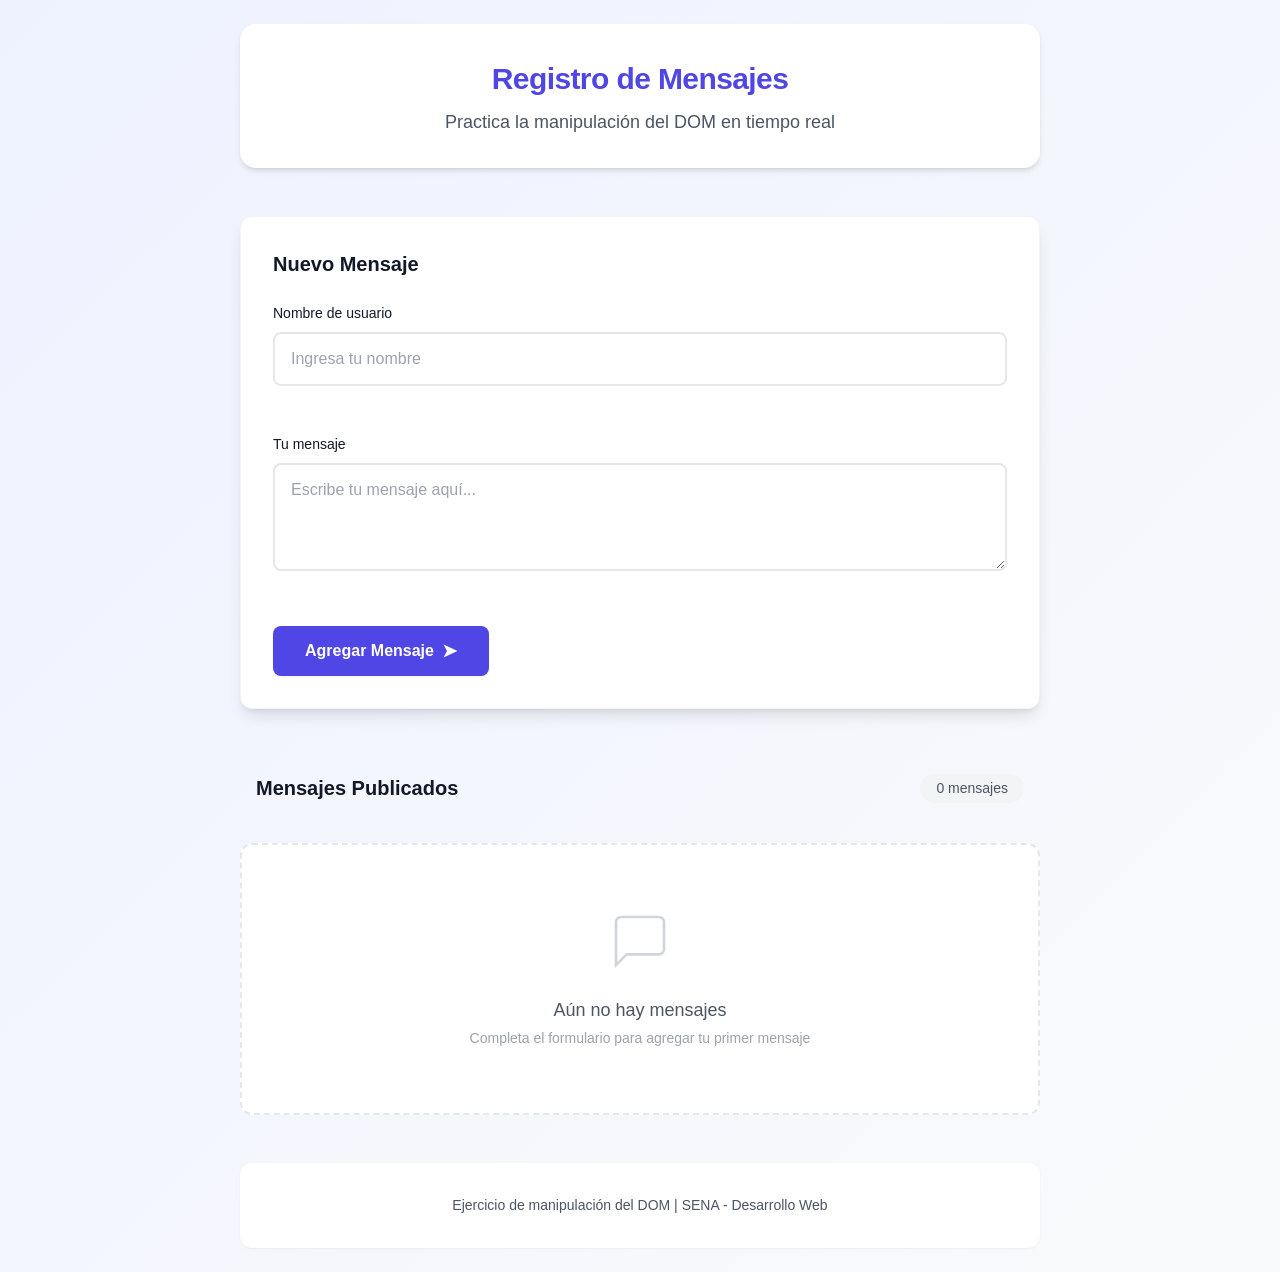
<file: index.html>
<!DOCTYPE html>
<html lang="es">
<head>
    <meta charset="UTF-8">
    <meta name="viewport" content="width=device-width, initial-scale=1.0">
    <title>Registro de Mensajes - Ejercicio DOM Practica </title>
    <link rel="stylesheet" href="styles.css">
</head>
<body>
    <div class="container">
        <!-- Encabezado principal -->
        <header class="header">
            <h1 class="header__title">Registro de Mensajes</h1>
            <p class="header__subtitle">Practica la manipulación del DOM en tiempo real</p>
        </header>

        <!-- Formulario de entrada -->
        <section class="form-section">
            <div class="card">
                <h2 class="card__title">Nuevo Mensaje</h2>
                
                <form id="messageForm" class="form" novalidate>
                    <div class="form__group">
                        <label for="userName" class="form__label">
                            Nombre de usuario
                        </label>
                        <input 
                            type="text" 
                            id="userName" 
                            class="form__input" 
                            placeholder="Ingresa tu nombre"
                            aria-required="true"
                        >
                        <span class="form__error" id="userNameError"></span>
                    </div>

                    <div class="form__group">
                        <label for="userMessage" class="form__label">
                            Tu mensaje
                        </label>
                        <textarea 
                            id="userMessage" 
                            class="form__input form__textarea" 
                            placeholder="Escribe tu mensaje aquí..."
                            rows="4"
                            aria-required="true"
                        ></textarea>
                        <span class="form__error" id="userMessageError"></span>
                    </div>

                    <button type="submit" class="btn btn--primary" id="submitBtn">
                        <span class="btn__text">Agregar Mensaje</span>
                        <span class="btn__icon">➤</span>
                    </button>
                </form>
            </div>
        </section>

        <!-- Área de mensajes -->
        <section class="messages-section">
            <div class="messages-header">
                <h2 class="messages-header__title">Mensajes Publicados</h2>
                <span class="messages-header__count" id="messageCount">0 mensajes</span>
            </div>
            
            <div id="messagesContainer" class="messages-container">
                <!-- Los mensajes se agregarán aquí dinámicamente -->
                <div class="messages-empty" id="emptyState">
                    <svg class="messages-empty__icon" width="64" height="64" viewBox="0 0 24 24" fill="none" stroke="currentColor">
                        <path d="M21 15a2 2 0 0 1-2 2H7l-4 4V5a2 2 0 0 1 2-2h14a2 2 0 0 1 2 2z"></path>
                    </svg>
                    <p class="messages-empty__text">Aún no hay mensajes</p>
                    <p class="messages-empty__subtext">Completa el formulario para agregar tu primer mensaje</p>
                </div>
            </div>
        </section>

        <!-- Footer informativo -->
        <footer class="footer">
            <p class="footer__text">Ejercicio de manipulación del DOM | SENA - Desarrollo Web</p>
        </footer>
    </div>

    <script src="script.js"></script>
</body>
</html>
</file>
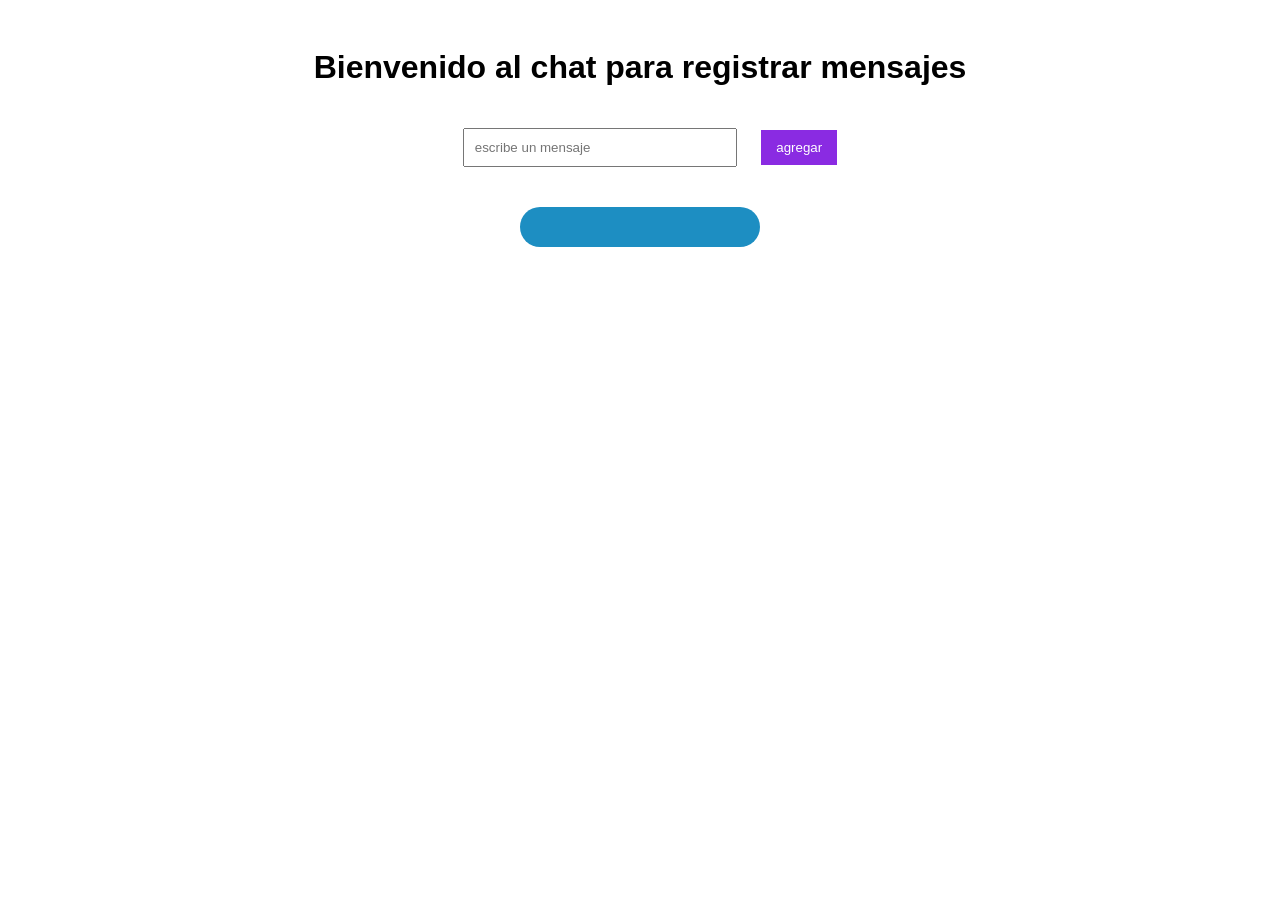
<file: apropiacion_conocimiento/index.html>
<!DOCTYPE html>
<html lang="en">
<head>
    <meta charset="UTF-8">
    <meta name="viewport" content="width=device-width, initial-scale=1.0">
    <title>apropiacion de conocimiento </title> <link rel="stylesheet" href="style.css">
</head>
<body>
    <div class="contenedor">
    <header>
        <h1>Bienvenido al chat para registrar mensajes </h1>
    </header>
    <input type="text" id="texto" placeholder="escribe un mensaje">
    <button id="boton">agregar</button>
    <div class="lista_mensajes" id="lista_de_mensajes"></div>
    </div>

    



    <script src="app.js"></script>
</body>
</html>
</file>
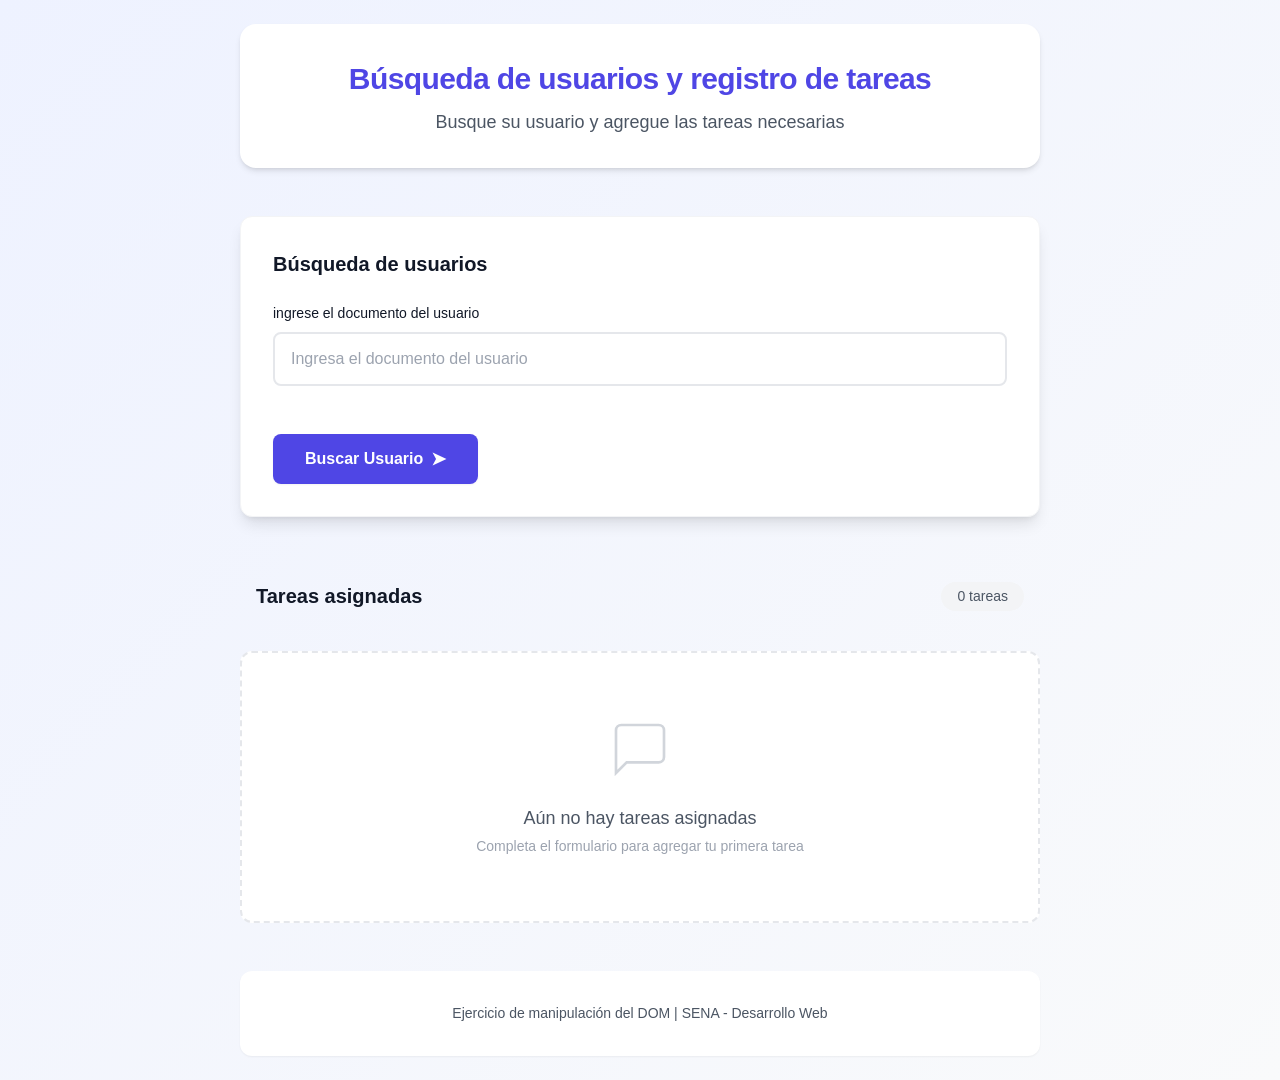
<file: transferencia_conocimiento/frontend/todo/index.html>
<!DOCTYPE html>
<html lang="es">
<head>
    <meta charset="UTF-8">
    <meta name="viewport" content="width=device-width, initial-scale=1.0">
    <title>Registro de Mensajes - Ejercicio DOM</title>
    <link rel="stylesheet" href="styles.css">
</head>
<body>
    <div class="container">
        <!-- Encabezado principal -->
        <header class="header">
            <h1 class="header__title">Búsqueda de usuarios y registro de tareas</h1>
            <p class="header__subtitle">Busque su usuario y agregue las tareas necesarias</p>
        </header>

        <!-- Formulario de búsqueda de usuarios -->
        <section class="form-section">
            <div class="card">
                <h2 class="card__title">Búsqueda de usuarios</h2>
                
                <form id="userForm" class="form" novalidate>
                    <div class="form__group">
                        <label for="userDoc" class="form__label">
                            ingrese el documento del usuario
                        </label>
                        <input 
                            type="text" 
                            id="userDoc" 
                            class="form__input" 
                            placeholder="Ingresa el documento del usuario"
                            aria-required="true"
                        >
                        <span class="form__error" id="userDocError"></span>
                    </div>
                    <button type="submit" class="btn btn--primary" id="submitBtn">
                        <span class="btn__text">Buscar Usuario</span>
                        <span class="btn__icon">➤</span>
                    </button>
                </form>
            </div>
        </section>

        <!-- Formulario para agregar tareas -->
        <section id="tareaFormContainer" class="formulario-oculto formulario-tarea">
            <form id="tareaForm">
                <h3>Nueva tarea</h3>
                <input type="text" id="tareaInputTitulo" placeholder="Título" class="inputTarea">
                <input type="text" id="tareaInputDescripcion" placeholder="Describa la tarea" class="inputTarea">
                <button type="submit" class="botonEnviar">
                    <span>Guardar Tarea</span>
                    <span class="btn__icon">➤</span>
                </button>
            </form>
        </section>

        <!-- Área de tareas -->
        <section class="tareas-section">
            <div class="tareas-header">
                <h2 class="tareas-header__title">Tareas asignadas</h2>
                <span class="tareas-header__count" id="tareaCount">0 tareas</span>
            </div>

            <div id="tareasContainer" class="tareas-container">
                <!-- Las tareas se agregarán aquí dinámicamente -->
                <div class="tareas-empty" id="emptyState">
                    <svg class="tareas-empty__icon" width="64" height="64" viewBox="0 0 24 24" fill="none" stroke="currentColor">
                        <path d="M21 15a2 2 0 0 1-2 2H7l-4 4V5a2 2 0 0 1 2-2h14a2 2 0 0 1 2 2z"></path>
                    </svg>
                    <p class="tareas-empty__text">Aún no hay tareas asignadas</p>
                    <p class="tareas-empty__subtext">Completa el formulario para agregar tu primera tarea</p>
                </div>
            </div>
        </section>

        <!-- Footer informativo -->
        <footer class="footer">
            <p class="footer__text">Ejercicio de manipulación del DOM | SENA - Desarrollo Web</p>
        </footer>
    </div>

    <script type="module" src="script.js"></script>
</body>
</html>
</file>
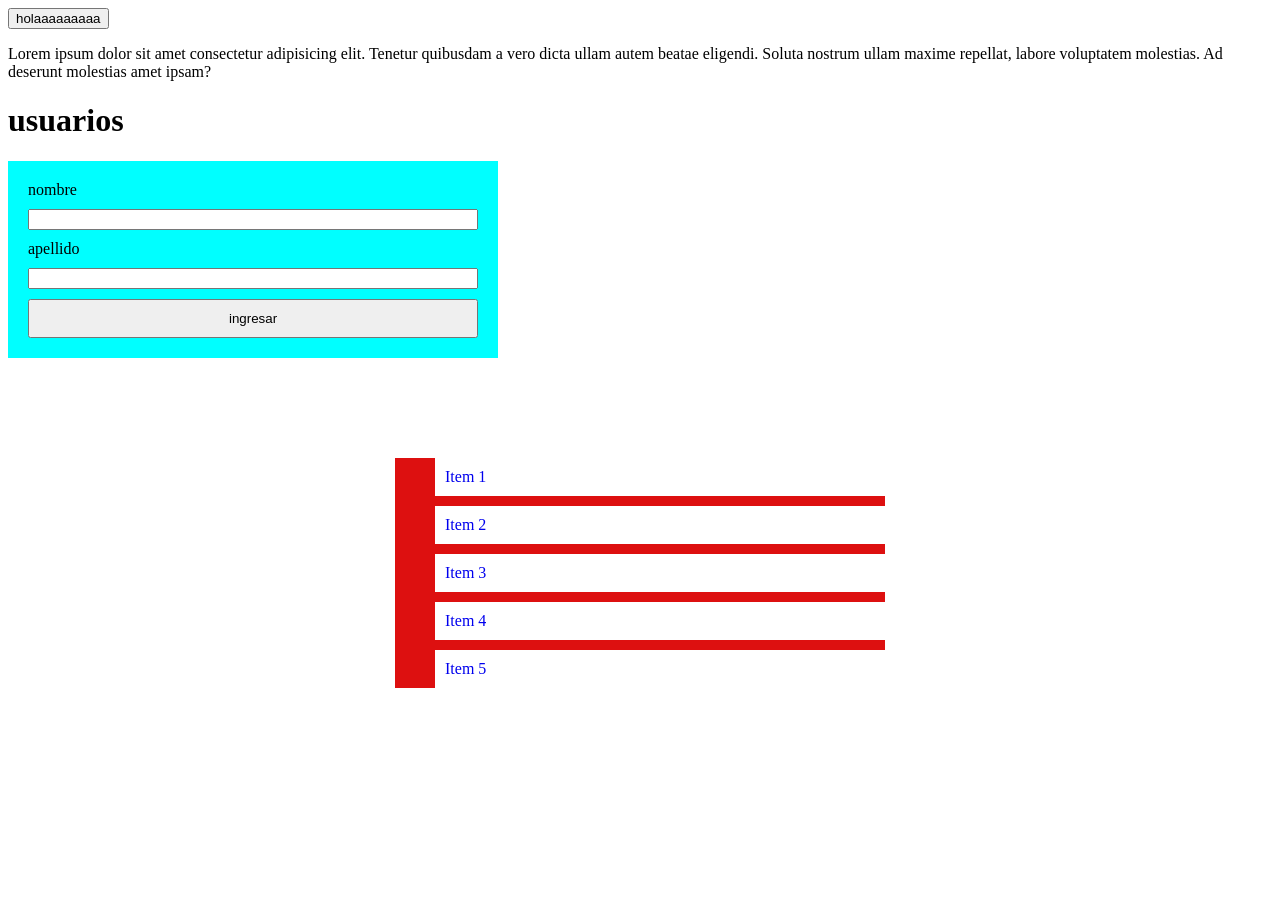
<file: ejemplo/index2.html>
<!DOCTYPE html>
<html lang="es">
<head>
    <meta charset="UTF-8">
    <meta name="viewport" content="width=device-width, initial-scale=1.0">
    <title>Document</title> <link rel="stylesheet" href="syle2.css">
</head>
<body>
    <button>
        holaaaaaaaaa
    </button>
    <p>
        Lorem ipsum dolor sit amet consectetur adipisicing elit. Tenetur quibusdam a vero dicta ullam autem beatae eligendi. Soluta nostrum ullam maxime repellat, labore voluptatem molestias. Ad deserunt molestias amet ipsam?
    </p>
    <div class="parrafo"></div>
    <h1>usuarios</h1>
    <article class="parrafo"></article>
    <form>
        <label for ="nombre">nombre</label>
        <input type="text" id="nombre" required>
        <label for="apellido">apellido</label>
        <input type="text" id="apellido" name="apellido " required>
        <button>ingresar</button>
    </form>
    <script src="app.js"></script>


    <div>
        <ul>
            <li>
                <a href="#https://www.google.com.co/index.html" class="eliminar" data-id="1">Item 1</a>
            </li>
            <li>
                <a href="#https://www.google.com.co/index.html" class="eliminar" data-id="2">Item 2</a>
            </li>
            <li>
                <a href="#https://www.google.com.co/index.html" class="eliminar" data-id="3">Item 3</a>
            </li>
            <li>
                <a href="#https://www.google.com.co/index.html" class="eliminar" data-id="4">Item 4</a>
            </li>
            <li>
                <a href="#https://www.google.com.co/index.html" class="eliminar" data-id="5">Item 5</a>
            </li>
        </ul>
    </div>
    

</body>
</html>
</file>
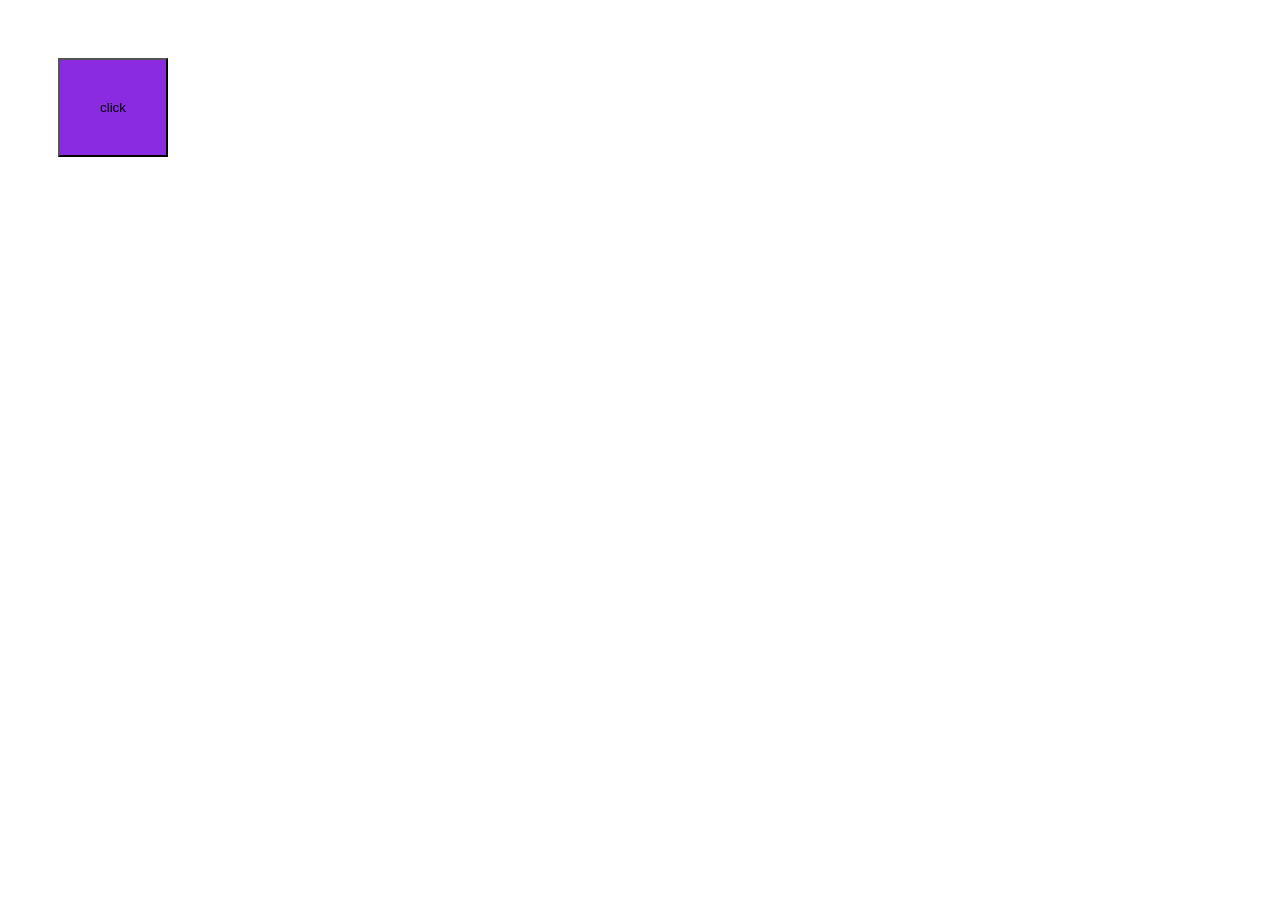
<file: ejercicio/ejercicio.html>
<!DOCTYPE html>
<html lang="en">
<head>
    <meta charset="UTF-8">
    <meta name="viewport" content="width=device-width, initial-scale=1.0">
    <title>boton que cambia </title> <link rel="stylesheet" href="ejercicio.css">
</head>
<body>
    <button id="miboton"> click </button>
    <div id="mensaje">hola soy goku</div>

    <script src="ejercicio.js"></script>
</body>
</html>
</file>
<file: styles.css>
/* ============================================
   SISTEMA DE DISEÑO - VARIABLES CSS
   ============================================ */
/*hola*/
:root {
    /* Paleta de colores principal */
    --color-primary: #4f46e5;
    --color-primary-dark: #4338ca;
    --color-primary-light: #6366f1;
    --color-primary-lighter: #eef2ff;
    
    /* Colores de estado */
    --color-success: #10b981;
    --color-error: #ef4444;
    --color-warning: #f59e0b;
    --color-info: #3b82f6;
    
    /* Escala de grises */
    --color-gray-50: #f9fafb;
    --color-gray-100: #f3f4f6;
    --color-gray-200: #e5e7eb;
    --color-gray-300: #d1d5db;
    --color-gray-400: #9ca3af;
    --color-gray-500: #6b7280;
    --color-gray-600: #4b5563;
    --color-gray-700: #374151;
    --color-gray-800: #1f2937;
    --color-gray-900: #111827;
    
    /* Colores de fondo */
    --color-background: #ffffff;
    --color-background-secondary: var(--color-gray-50);
    --color-surface: #ffffff;
    
    /* Colores de texto */
    --color-text-primary: var(--color-gray-900);
    --color-text-secondary: var(--color-gray-600);
    --color-text-tertiary: var(--color-gray-400);
    
    /* Tipografía */
    --font-family-base: -apple-system, BlinkMacSystemFont, 'Segoe UI', 'Roboto', 'Oxygen', 'Ubuntu', 'Cantarell', sans-serif;
    --font-family-mono: 'Courier New', Courier, monospace;
    
    /* Tamaños de fuente */
    --font-size-xs: 0.75rem;    /* 12px */
    --font-size-sm: 0.875rem;   /* 14px */
    --font-size-base: 1rem;     /* 16px */
    --font-size-lg: 1.125rem;   /* 18px */
    --font-size-xl: 1.25rem;    /* 20px */
    --font-size-2xl: 1.5rem;    /* 24px */
    --font-size-3xl: 1.875rem;  /* 30px */
    --font-size-4xl: 2.25rem;   /* 36px */
    
    /* Pesos de fuente */
    --font-weight-normal: 400;
    --font-weight-medium: 500;
    --font-weight-semibold: 600;
    --font-weight-bold: 700;
    
    /* Espaciado */
    --spacing-xs: 0.25rem;   /* 4px */
    --spacing-sm: 0.5rem;    /* 8px */
    --spacing-md: 1rem;      /* 16px */
    --spacing-lg: 1.5rem;    /* 24px */
    --spacing-xl: 2rem;      /* 32px */
    --spacing-2xl: 3rem;     /* 48px */
    --spacing-3xl: 4rem;     /* 64px */
    
    /* Border radius */
    --radius-sm: 0.375rem;   /* 6px */
    --radius-md: 0.5rem;     /* 8px */
    --radius-lg: 0.75rem;    /* 12px */
    --radius-xl: 1rem;       /* 16px */
    --radius-full: 9999px;
    
    /* Sombras */
    --shadow-sm: 0 1px 2px 0 rgb(0 0 0 / 0.05);
    --shadow-md: 0 4px 6px -1px rgb(0 0 0 / 0.1), 0 2px 4px -2px rgb(0 0 0 / 0.1);
    --shadow-lg: 0 10px 15px -3px rgb(0 0 0 / 0.1), 0 4px 6px -4px rgb(0 0 0 / 0.1);
    --shadow-xl: 0 20px 25px -5px rgb(0 0 0 / 0.1), 0 8px 10px -6px rgb(0 0 0 / 0.1);
    
    /* Transiciones */
    --transition-fast: 150ms cubic-bezier(0.4, 0, 0.2, 1);
    --transition-base: 200ms cubic-bezier(0.4, 0, 0.2, 1);
    --transition-slow: 300ms cubic-bezier(0.4, 0, 0.2, 1);
    
    /* Z-index */
    --z-index-dropdown: 1000;
    --z-index-modal: 1050;
    --z-index-tooltip: 1100;
}

/* ============================================
   RESET Y ESTILOS BASE
   ============================================ */

*, *::before, *::after {
    box-sizing: border-box;
    margin: 0;
    padding: 0;
}

html {
    font-size: 16px;
    -webkit-font-smoothing: antialiased;
    -moz-osx-font-smoothing: grayscale;
}

body {
    font-family: var(--font-family-base);
    font-size: var(--font-size-base);
    font-weight: var(--font-weight-normal);
    line-height: 1.5;
    color: var(--color-text-primary);
    background: linear-gradient(135deg, var(--color-primary-lighter) 0%, var(--color-gray-50) 100%);
    min-height: 100vh;
    padding: var(--spacing-lg);
}

/* ============================================
   LAYOUT PRINCIPAL
   ============================================ */

.container {
    max-width: 800px;
    margin: 0 auto;
}

/* ============================================
   HEADER
   ============================================ */

.header {
    text-align: center;
    margin-bottom: var(--spacing-2xl);
    padding: var(--spacing-xl) var(--spacing-md);
    background: var(--color-surface);
    border-radius: var(--radius-xl);
    box-shadow: var(--shadow-md);
}

.header__title {
    font-size: var(--font-size-3xl);
    font-weight: var(--font-weight-bold);
    color: var(--color-primary);
    margin-bottom: var(--spacing-sm);
    letter-spacing: -0.02em;
}

.header__subtitle {
    font-size: var(--font-size-lg);
    color: var(--color-text-secondary);
    font-weight: var(--font-weight-normal);
}

/* ============================================
   CARD COMPONENT
   ============================================ */

.card {
    background: var(--color-surface);
    border-radius: var(--radius-lg);
    padding: var(--spacing-xl);
    box-shadow: var(--shadow-lg);
    border: 1px solid var(--color-gray-100);
}

.card__title {
    font-size: var(--font-size-xl);
    font-weight: var(--font-weight-semibold);
    color: var(--color-text-primary);
    margin-bottom: var(--spacing-lg);
}

/* ============================================
   FORMULARIO
   ============================================ */

.form-section {
    margin-bottom: var(--spacing-2xl);
}

.form__group {
    margin-bottom: var(--spacing-lg);
}

.form__label {
    display: block;
    font-size: var(--font-size-sm);
    font-weight: var(--font-weight-medium);
    color: var(--color-text-primary);
    margin-bottom: var(--spacing-sm);
}

.form__input {
    width: 100%;
    padding: var(--spacing-md);
    font-size: var(--font-size-base);
    font-family: var(--font-family-base);
    color: var(--color-text-primary);
    background-color: var(--color-surface);
    border: 2px solid var(--color-gray-200);
    border-radius: var(--radius-md);
    transition: all var(--transition-base);
    outline: none;
}

.form__input:focus {
    border-color: var(--color-primary);
    box-shadow: 0 0 0 3px var(--color-primary-lighter);
}

.form__input::placeholder {
    color: var(--color-gray-400);
}

.form__textarea {
    resize: vertical;
    min-height: 100px;
}

.form__input.error {
    border-color: var(--color-error);
}

.form__input.error:focus {
    box-shadow: 0 0 0 3px rgba(239, 68, 68, 0.1);
}

.form__error {
    display: block;
    font-size: var(--font-size-sm);
    color: var(--color-error);
    margin-top: var(--spacing-xs);
    min-height: 1.25rem;
    font-weight: var(--font-weight-medium);
}

/* ============================================
   BOTONES
   ============================================ */

.btn {
    display: inline-flex;
    align-items: center;
    justify-content: center;
    gap: var(--spacing-sm);
    padding: var(--spacing-md) var(--spacing-xl);
    font-size: var(--font-size-base);
    font-weight: var(--font-weight-semibold);
    font-family: var(--font-family-base);
    line-height: 1;
    border: none;
    border-radius: var(--radius-md);
    cursor: pointer;
    transition: all var(--transition-base);
    outline: none;
    text-decoration: none;
    white-space: nowrap;
}

.btn--primary {
    background-color: var(--color-primary);
    color: white;
    box-shadow: var(--shadow-sm);
}

.btn--primary:hover {
    background-color: var(--color-primary-dark);
    box-shadow: var(--shadow-md);
    transform: translateY(-1px);
}

.btn--primary:active {
    transform: translateY(0);
    box-shadow: var(--shadow-sm);
}

.btn--primary:focus-visible {
    box-shadow: 0 0 0 3px var(--color-primary-lighter);
}

.btn__icon {
    font-size: var(--font-size-lg);
}

/* ============================================
   SECCIÓN DE MENSAJES
   ============================================ */

.messages-section {
    margin-bottom: var(--spacing-2xl);
}

.messages-header {
    display: flex;
    justify-content: space-between;
    align-items: center;
    margin-bottom: var(--spacing-lg);
    padding: var(--spacing-md);
}

.messages-header__title {
    font-size: var(--font-size-xl);
    font-weight: var(--font-weight-semibold);
    color: var(--color-text-primary);
}

.messages-header__count {
    font-size: var(--font-size-sm);
    font-weight: var(--font-weight-medium);
    color: var(--color-text-secondary);
    background-color: var(--color-gray-100);
    padding: var(--spacing-xs) var(--spacing-md);
    border-radius: var(--radius-full);
}

.messages-container {
    display: flex;
    flex-direction: column;
    gap: var(--spacing-md);
}

/* Estado vacío */
.messages-empty {
    display: flex;
    flex-direction: column;
    align-items: center;
    justify-content: center;
    padding: var(--spacing-3xl) var(--spacing-xl);
    background: var(--color-surface);
    border-radius: var(--radius-lg);
    border: 2px dashed var(--color-gray-200);
    text-align: center;
}

.messages-empty__icon {
    color: var(--color-gray-300);
    margin-bottom: var(--spacing-lg);
}

.messages-empty__text {
    font-size: var(--font-size-lg);
    font-weight: var(--font-weight-medium);
    color: var(--color-text-secondary);
    margin-bottom: var(--spacing-xs);
}

.messages-empty__subtext {
    font-size: var(--font-size-sm);
    color: var(--color-text-tertiary);
}

/* Tarjeta de mensaje */
.message-card {
    background: var(--color-surface);
    border-radius: var(--radius-lg);
    padding: var(--spacing-lg);
    box-shadow: var(--shadow-md);
    border-left: 4px solid var(--color-primary);
    animation: slideIn var(--transition-slow) ease-out;
    transition: all var(--transition-base);
}

.message-card:hover {
    box-shadow: var(--shadow-xl);
    transform: translateY(-2px);
}

.message-card__header {
    display: flex;
    justify-content: space-between;
    align-items: center;
    margin-bottom: var(--spacing-md);
}

.message-card__user {
    display: flex;
    align-items: center;
    gap: var(--spacing-sm);
}

.message-card__avatar {
    width: 40px;
    height: 40px;
    border-radius: var(--radius-full);
    background: linear-gradient(135deg, var(--color-primary-light), var(--color-primary));
    display: flex;
    align-items: center;
    justify-content: center;
    color: white;
    font-weight: var(--font-weight-bold);
    font-size: var(--font-size-sm);
}

.message-card__username {
    font-size: var(--font-size-base);
    font-weight: var(--font-weight-semibold);
    color: var(--color-text-primary);
}

.message-card__timestamp {
    font-size: var(--font-size-xs);
    color: var(--color-text-tertiary);
    font-weight: var(--font-weight-medium);
}

.message-card__content {
    font-size: var(--font-size-base);
    color: var(--color-text-secondary);
    line-height: 1.6;
    word-wrap: break-word;
}

/* ============================================
   FOOTER
   ============================================ */

.footer {
    text-align: center;
    padding: var(--spacing-xl);
    background: var(--color-surface);
    border-radius: var(--radius-lg);
    box-shadow: var(--shadow-sm);
}

.footer__text {
    font-size: var(--font-size-sm);
    color: var(--color-text-secondary);
}

/* ============================================
   ANIMACIONES
   ============================================ */

@keyframes slideIn {
    from {
        opacity: 0;
        transform: translateY(-10px);
    }
    to {
        opacity: 1;
        transform: translateY(0);
    }
}

/* ============================================
   RESPONSIVE DESIGN
   ============================================ */

@media (max-width: 768px) {
    body {
        padding: var(--spacing-md);
    }
    
    .header {
        padding: var(--spacing-lg) var(--spacing-md);
        margin-bottom: var(--spacing-xl);
    }
    
    .header__title {
        font-size: var(--font-size-2xl);
    }
    
    .header__subtitle {
        font-size: var(--font-size-base);
    }
    
    .card {
        padding: var(--spacing-lg);
    }
    
    .messages-header {
        flex-direction: column;
        align-items: flex-start;
        gap: var(--spacing-sm);
    }
}

@media (max-width: 480px) {
    .btn {
        width: 100%;
    }
    
    .message-card__header {
        flex-direction: column;
        align-items: flex-start;
        gap: var(--spacing-sm);
    }
}

/* ============================================
   UTILIDADES
   ============================================ */

.hidden {
    display: none !important;
}

.fade-out {
    animation: fadeOut var(--transition-base) ease-out forwards;
}

@keyframes fadeOut {
    to {
        opacity: 0;
        transform: scale(0.95);
    }
}
</file>
<file: apropiacion_conocimiento/style.css>
body {
    font-family: Arial, sans-serif;
    padding: 20px;
}

.contenedor {
    text-align: center;
}

input {
    padding: 10px;
    width: 250px;
    margin: 20px;
}

button {
    padding: 10px 15px;
    background-color: blueviolet;
    color: white;
    border: none;
    cursor: pointer;
}

.lista_mensajes {
    background-color: rgb(29, 142, 194);
    width: 200px;
    margin: 20px auto;
    padding: 20px;
    text-align: center;
    border-radius: 30px;
}
</file>
<file: transferencia_conocimiento/frontend/todo/styles.css>
/* ============================================
    SISTEMA DE DISEÑO - VARIABLES CSS
   ============================================ */

:root {
    /* Paleta de colores principal */
    --color-primary: #4f46e5;
    --color-primary-dark: #4338ca;
    --color-primary-light: #6366f1;
    --color-primary-lighter: #eef2ff;
    
    /* Colores de estado */
    --color-success: #10b981;
    --color-error: #ef4444;
    --color-warning: #f59e0b;
    --color-info: #3b82f6;
    
    /* Escala de grises */
    --color-gray-50: #f9fafb;
    --color-gray-100: #f3f4f6;
    --color-gray-200: #e5e7eb;
    --color-gray-300: #d1d5db;
    --color-gray-400: #9ca3af;
    --color-gray-500: #6b7280;
    --color-gray-600: #4b5563;
    --color-gray-700: #374151;
    --color-gray-800: #1f2937;
    --color-gray-900: #111827;
    
    /* Colores de fondo */
    --color-background: #ffffff;
    --color-background-secondary: var(--color-gray-50);
    --color-surface: #ffffff;
    
    /* Colores de texto */
    --color-text-primary: var(--color-gray-900);
    --color-text-secondary: var(--color-gray-600);
    --color-text-tertiary: var(--color-gray-400);
    
    /* Tipografía */
    --font-family-base: -apple-system, BlinkMacSystemFont, 'Segoe UI', 'Roboto', 'Oxygen', 'Ubuntu', 'Cantarell', sans-serif;
    --font-family-mono: 'Courier New', Courier, monospace;
    
    /* Tamaños de fuente */
    --font-size-xs: 0.75rem;    /* 12px */
    --font-size-sm: 0.875rem;   /* 14px */
    --font-size-base: 1rem;     /* 16px */
    --font-size-lg: 1.125rem;   /* 18px */
    --font-size-xl: 1.25rem;    /* 20px */
    --font-size-2xl: 1.5rem;    /* 24px */
    --font-size-3xl: 1.875rem;  /* 30px */
    --font-size-4xl: 2.25rem;   /* 36px */
    
    /* Pesos de fuente */
    --font-weight-normal: 400;
    --font-weight-medium: 500;
    --font-weight-semibold: 600;
    --font-weight-bold: 700;
    
    /* Espaciado */
    --spacing-xs: 0.25rem;   /* 4px */
    --spacing-sm: 0.5rem;    /* 8px */
    --spacing-md: 1rem;      /* 16px */
    --spacing-lg: 1.5rem;    /* 24px */
    --spacing-xl: 2rem;      /* 32px */
    --spacing-2xl: 3rem;     /* 48px */
    --spacing-3xl: 4rem;     /* 64px */
    
    /* Border radius */
    --radius-sm: 0.375rem;   /* 6px */
    --radius-md: 0.5rem;     /* 8px */
    --radius-lg: 0.75rem;    /* 12px */
    --radius-xl: 1rem;       /* 16px */
    --radius-full: 9999px;
    
    /* Sombras */
    --shadow-sm: 0 1px 2px 0 rgb(0 0 0 / 0.05);
    --shadow-md: 0 4px 6px -1px rgb(0 0 0 / 0.1), 0 2px 4px -2px rgb(0 0 0 / 0.1);
    --shadow-lg: 0 10px 15px -3px rgb(0 0 0 / 0.1), 0 4px 6px -4px rgb(0 0 0 / 0.1);
    --shadow-xl: 0 20px 25px -5px rgb(0 0 0 / 0.1), 0 8px 10px -6px rgb(0 0 0 / 0.1);
    
    /* Transiciones */
    --transition-fast: 150ms cubic-bezier(0.4, 0, 0.2, 1);
    --transition-base: 200ms cubic-bezier(0.4, 0, 0.2, 1);
    --transition-slow: 300ms cubic-bezier(0.4, 0, 0.2, 1);
    
    /* Z-index */
    --z-index-dropdown: 1000;
    --z-index-modal: 1050;
    --z-index-tooltip: 1100;
}

/* ============================================
    RESET Y ESTILOS BASE
   ============================================ */

*, *::before, *::after {
    box-sizing: border-box;
    margin: 0;
    padding: 0;
}

html {
    font-size: 16px;
    -webkit-font-smoothing: antialiased;
    -moz-osx-font-smoothing: grayscale;
}

body {
    font-family: var(--font-family-base);
    font-size: var(--font-size-base);
    font-weight: var(--font-weight-normal);
    line-height: 1.5;
    color: var(--color-text-primary);
    background: linear-gradient(135deg, var(--color-primary-lighter) 0%, var(--color-gray-50) 100%);
    min-height: 100vh;
    padding: var(--spacing-lg);
}

/* ============================================
    LAYOUT PRINCIPAL
   ============================================ */

.container {
    max-width: 800px;
    margin: 0 auto;
}

/* ============================================
    HEADER
   ============================================ */

.header {
    text-align: center;
    margin-bottom: var(--spacing-2xl);
    padding: var(--spacing-xl) var(--spacing-md);
    background: var(--color-surface);
    border-radius: var(--radius-xl);
    box-shadow: var(--shadow-md);
}

.header__title {
    font-size: var(--font-size-3xl);
    font-weight: var(--font-weight-bold);
    color: var(--color-primary);
    margin-bottom: var(--spacing-sm);
    letter-spacing: -0.02em;
}

.header__subtitle {
    font-size: var(--font-size-lg);
    color: var(--color-text-secondary);
    font-weight: var(--font-weight-normal);
}

/* ============================================
    CARD COMPONENT
   ============================================ */

.card {
    background: var(--color-surface);
    border-radius: var(--radius-lg);
    padding: var(--spacing-xl);
    box-shadow: var(--shadow-lg);
    border: 1px solid var(--color-gray-100);
}

.card__title {
    font-size: var(--font-size-xl);
    font-weight: var(--font-weight-semibold);
    color: var(--color-text-primary);
    margin-bottom: var(--spacing-lg);
}

/* ============================================
    FORMULARIO
   ============================================ */

.form-section {
    margin-bottom: var(--spacing-2xl);
}

.form__group {
    margin-bottom: var(--spacing-lg);
}

.form__label {
    display: block;
    font-size: var(--font-size-sm);
    font-weight: var(--font-weight-medium);
    color: var(--color-text-primary);
    margin-bottom: var(--spacing-sm);
}

.form__input {
    width: 100%;
    padding: var(--spacing-md);
    font-size: var(--font-size-base);
    font-family: var(--font-family-base);
    color: var(--color-text-primary);
    background-color: var(--color-surface);
    border: 2px solid var(--color-gray-200);
    border-radius: var(--radius-md);
    transition: all var(--transition-base);
    outline: none;
}

.form__input:focus {
    border-color: var(--color-primary);
    box-shadow: 0 0 0 3px var(--color-primary-lighter);
}

.form__input::placeholder {
    color: var(--color-gray-400);
}

.form__input.error {
    border-color: var(--color-error);
}

.form__input.error:focus {
    box-shadow: 0 0 0 3px rgba(239, 68, 68, 0.1);
}

.form__error {
    display: block;
    font-size: var(--font-size-sm);
    color: var(--color-error);
    margin-top: var(--spacing-xs);
    min-height: 1.25rem;
    font-weight: var(--font-weight-medium);
}

/* ============================================
    BOTONES
   ============================================ */

.btn {
    display: inline-flex;
    align-items: center;
    justify-content: center;
    gap: var(--spacing-sm);
    padding: var(--spacing-md) var(--spacing-xl);
    font-size: var(--font-size-base);
    font-weight: var(--font-weight-semibold);
    font-family: var(--font-family-base);
    line-height: 1;
    border: none;
    border-radius: var(--radius-md);
    cursor: pointer;
    transition: all var(--transition-base);
    outline: none;
    text-decoration: none;
    white-space: nowrap;
}

.btn--primary {
    background-color: var(--color-primary);
    color: white;
    box-shadow: var(--shadow-sm);
}

.btn--primary:hover {
    background-color: var(--color-primary-dark);
    box-shadow: var(--shadow-md);
    transform: translateY(-1px);
}

.btn--primary:active {
    transform: translateY(0);
    box-shadow: var(--shadow-sm);
}

.btn--primary:focus-visible {
    box-shadow: 0 0 0 3px var(--color-primary-lighter);
}

.btn__icon {
    font-size: var(--font-size-lg);
}

/* ============================================
    SECCIÓN DEL FORMULARIO DE TAREAS NUEVAS
   ============================================ */

.formulario-tarea {
    display: flex;
    background: var(--color-surface);
    border-radius: var(--radius-lg);
    padding: var(--spacing-xl);
    box-shadow: var(--shadow-lg);
    border: 1px solid var(--color-gray-100);
}

.formulario-oculto {
    display: none;
}

.inputTarea {
    width: 734px;
    padding: var(--spacing-md);
    font-size: var(--font-size-base);
    font-family: var(--font-family-base);
    color: var(--color-text-primary);
    background-color: var(--color-surface);
    border: 2px solid var(--color-gray-200);
    border-radius: var(--radius-md);
    transition: all var(--transition-base);
    outline: none;
    margin-bottom: 10px;
}

.formularioError {
    border-color: var(--color-error);
    outline: var(--color-error);
}

.inputTarea::placeholder {
    color: var(--color-gray-400);
}

.inputTarea:focus {
    border-color: var(--color-primary);
    box-shadow: 0 0 0 3px var(--color-primary-lighter);
}

.botonEnviar {
    display: inline-flex;
    align-items: center;
    justify-content: center;
    gap: var(--spacing-sm);
    padding: var(--spacing-md) var(--spacing-xl);
    font-size: var(--font-size-base);
    font-weight: var(--font-weight-semibold);
    font-family: var(--font-family-base);
    line-height: 1;
    border: none;
    border-radius: var(--radius-md);
    cursor: pointer;
    transition: all var(--transition-base);
    outline: none;
    text-decoration: none;
    white-space: nowrap;
    background-color: var(--color-primary);
    color: white;
    box-shadow: var(--shadow-sm);
}

/* ============================================
    SECCIÓN DE TAREAS
   ============================================ */

.tareas-section {
    margin-bottom: var(--spacing-2xl);
}

.tareas-header {
    display: flex;
    justify-content: space-between;
    align-items: center;
    margin-bottom: var(--spacing-lg);
    padding: var(--spacing-md);
}

.tareas-header__title {
    font-size: var(--font-size-xl);
    font-weight: var(--font-weight-semibold);
    color: var(--color-text-primary);
}

.tareas-header__count {
    font-size: var(--font-size-sm);
    font-weight: var(--font-weight-medium);
    color: var(--color-text-secondary);
    background-color: var(--color-gray-100);
    padding: var(--spacing-xs) var(--spacing-md);
    border-radius: var(--radius-full);
}

.tareas-container {
    display: flex;
    flex-direction: column;
    gap: var(--spacing-md);
}

/* Estado vacío */
.tareas-empty {
    display: flex;
    flex-direction: column;
    align-items: center;
    justify-content: center;
    padding: var(--spacing-3xl) var(--spacing-xl);
    background: var(--color-surface);
    border-radius: var(--radius-lg);
    border: 2px dashed var(--color-gray-200);
    text-align: center;
}

.tareas-empty__icon {
    color: var(--color-gray-300);
    margin-bottom: var(--spacing-lg);
}

.tareas-empty__text {
    font-size: var(--font-size-lg);
    font-weight: var(--font-weight-medium);
    color: var(--color-text-secondary);
    margin-bottom: var(--spacing-xs);
}

.tareas-empty__subtext {
    font-size: var(--font-size-sm);
    color: var(--color-text-tertiary);
}

.hidden {
    display: none;
}

.empty-disble {
    display: none;
}

.tarea-card {
    background: var(--color-surface);
    border-radius: var(--radius-lg);
    padding: var(--spacing-lg);
    box-shadow: var(--shadow-md);
    border-left: 4px solid var(--color-primary);
    animation: slideIn var(--transition-slow) ease-out;
    transition: all var(--transition-base);
}

.tarea-card:hover {
    box-shadow: var(--shadow-xl);
    transform: translateY(-2px);
}

.tarea-card__header {
    display: flex;
    justify-content: space-between;
    align-items: center;
    margin-bottom: var(--spacing-md);
}

.tarea-card__user {
    display: flex;
    align-items: center;
    gap: var(--spacing-sm);
}

.tarea-card__avatar {
    width: 40px;
    height: 40px;
    border-radius: var(--radius-full);
    background: linear-gradient(135deg, var(--color-primary-light), var(--color-primary));
    display: flex;
    align-items: center;
    justify-content: center;
    color: white;
    font-weight: var(--font-weight-bold);
    font-size: var(--font-size-sm);
}

.tarea-card__username {
    font-size: var(--font-size-base);
    font-weight: var(--font-weight-semibold);
    color: var(--color-text-primary);
}

.tarea-card__timestamp {
    font-size: var(--font-size-xs);
    color: var(--color-text-tertiary);
    font-weight: var(--font-weight-medium);
}

.tarea-card__content {
    font-size: var(--font-size-base);
    color: var(--color-text-secondary);
    line-height: 1.6;
    word-wrap: break-word;
}

.tarea-card__title {
    font-size: var(--font-size-base);
    font-weight: var(--font-weight-semibold);
    color: var(--color-text-primary);
    margin-bottom: var(--spacing-xs);
}

.tarea-card__description {
    font-size: var(--font-size-sm);
    color: var(--color-text-secondary);
    line-height: 1.6;
}

/* ============================================
    FOOTER
   ============================================ */

.footer {
    text-align: center;
    padding: var(--spacing-xl);
    background: var(--color-surface);
    border-radius: var(--radius-lg);
    box-shadow: var(--shadow-sm);
}

.footer__text {
    font-size: var(--font-size-sm);
    color: var(--color-text-secondary);
}

/* ============================================
    ANIMACIONES
   ============================================ */

@keyframes slideIn {
    from {
        opacity: 0;
        transform: translateY(-10px);
    }
    to {
        opacity: 1;
        transform: translateY(0);
    }
}

/* ============================================
    RESPONSIVE DESIGN
   ============================================ */

@media (max-width: 768px) {
    body {
        padding: var(--spacing-md);
    }
    
    .header {
        padding: var(--spacing-lg) var(--spacing-md);
        margin-bottom: var(--spacing-xl);
    }
    
    .header__title {
        font-size: var(--font-size-2xl);
    }
    
    .header__subtitle {
        font-size: var(--font-size-base);
    }
    
    .card {
        padding: var(--spacing-lg);
    }
    
    .tareas-header {
        flex-direction: column;
        align-items: flex-start;
        gap: var(--spacing-sm);
    }
}

@media (max-width: 480px) {
    .btn {
        width: 100%;
    }
    
    .tarea-card__header {
        flex-direction: column;
        align-items: flex-start;
        gap: var(--spacing-sm);
    }
}

/* ============================================
    UTILIDADES
   ============================================ */

.hidden {
    display: none;
}

.fade-out {
    animation: fadeOut var(--transition-base) ease-out forwards;
}

@keyframes fadeOut {
    to {
        opacity: 0;
        transform: scale(0.95);
    }
}
</file>
<file: ejemplo/syle2.css>
body{
    height: 100vh;
}


form {
    width: 450px;
    height: auto;
    margin: o auto;
    background-color: aqua;
    padding: 20px;
    display: flex;
    flex-direction: column;
    gap: 10px;
}
.bg {
    background-color: black;
}
form > button {
    cursor: pointer;
    padding: 10px;
}
.card{
    display: flex;
    flex-direction: column;
    gap: 6px;
    background-color: steelblue;
}

.error {
    border: solid #dd1010 1px;
    padding: 6px;
}

div ul{
    width: 450px;
    background-color: #dd1010;
    margin: 0 auto;
    margin-top: 100px;
    
}

div ul li {
    margin-top: 10px;
    list-style: none;
}

div ul li > a{
    display: block;
    padding: 10px;
    background-color: #fff;
    text-decoration: none;
    margin-bottom: 6px;
}
</file>
<file: ejercicio/ejercicio.css>
button{
    background-color: blueviolet;
    padding: 40px ;
    margin: 50px;
}

div{
    display: none;
}
</file>
